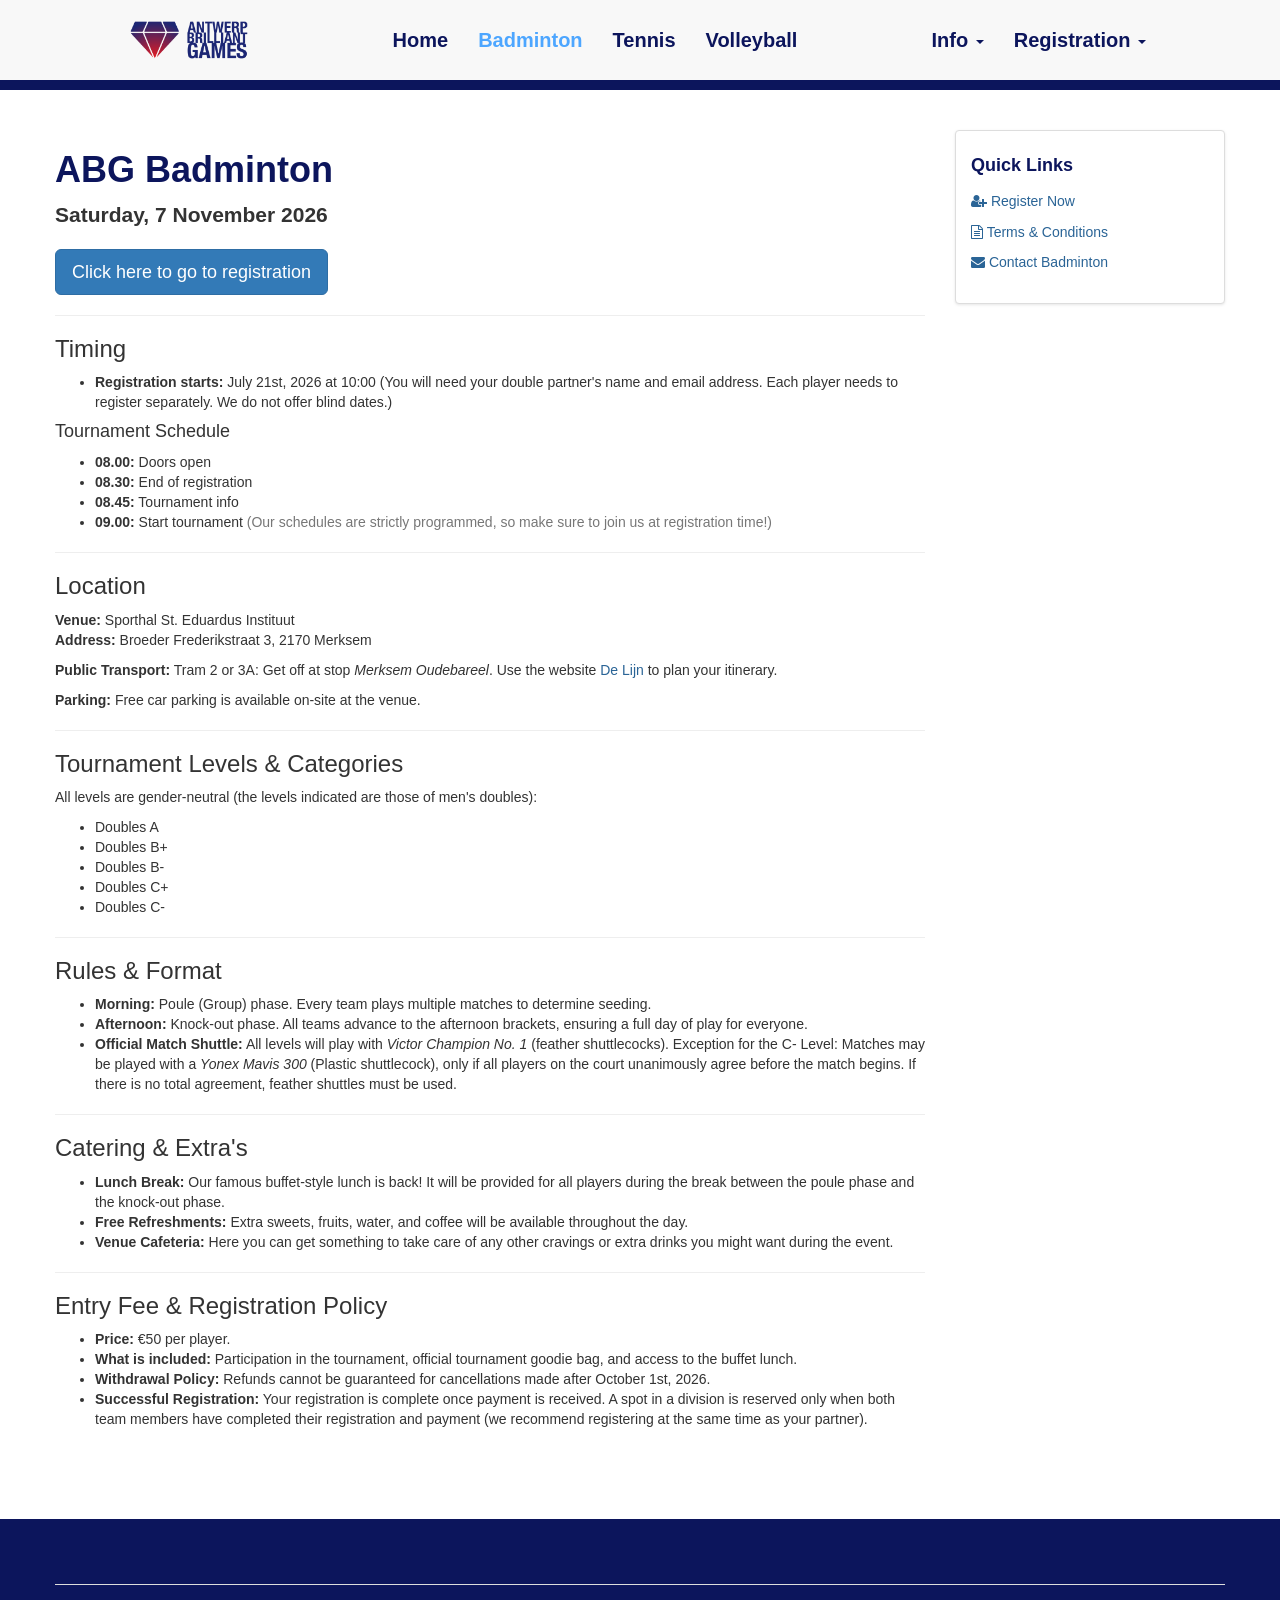
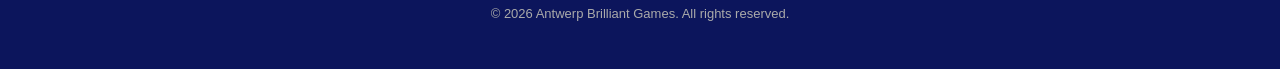
<file: html/badminton.html>
<!doctype html>
<html lang="en">
  <head>
    <meta charset="UTF-8" />
    <meta
      name="viewport"
      content="width=device-width, initial-scale=1.0, maximum-scale=1.0, user-scalable=no"
    />
    <title>Badminton - Antwerp Brilliant Games 2026</title>
    <meta
      name="description"
      content="Discover everything about the ABG 2026 Badminton tournament: timing, location, levels, rules, and registration details."
    />
    <link
      href="https://cdnjs.cloudflare.com/ajax/libs/twitter-bootstrap/3.4.1/css/bootstrap.min.css"
      rel="stylesheet"
    />
    <link
      href="https://cdnjs.cloudflare.com/ajax/libs/font-awesome/4.7.0/css/font-awesome.min.css"
      rel="stylesheet"
    />
    <link href="../css/style.css" rel="stylesheet" />
    <link href="../css/sport.css" rel="stylesheet" />
    <link href="../css/badminton.css" rel="stylesheet" />
  </head>
  <body>
    <!-- Navbar -->
    <nav class="navbar navbar-default navbar-fixed-top">
      <div
        class="container"
        style="
          display: flex;
          align-items: center;
          justify-content: space-between;
          width: 100%;
        "
      >
        <!-- 1. Logo Links -->
        <div class="navbar-header" style="float: none">
          <a class="navbar-brand" style="padding: 5px 15px; height: auto">
            <img src="../ABG_logo_balk.png" alt="Antwerp Brilliant Games" />
          </a>
        </div>

        <!-- 2. Sporten in het midden (Home, Badminton, Tennis, Volleyball) -->
        <ul
          class="nav navbar-nav"
          style="float: none; margin: 0; display: flex"
        >
          <li><a href="../index.html">Home</a></li>
          <li class="active"><a href="badminton.html">Badminton</a></li>
          <li><a href="tennis.html">Tennis</a></li>
          <li><a href="volleybal.html">Volleyball</a></li>
        </ul>

        <!-- 3. Rest Rechts (Info & Registration dropdowns) -->
        <ul
          class="nav navbar-nav navbar-right"
          style="float: none; margin: 0; display: flex"
        >
          <li class="dropdown">
            <a href="#" class="dropdown-toggle" data-toggle="dropdown"
              >Info <span class="caret"></span
            ></a>
            <ul class="dropdown-menu">
              <li><a href="./info/tourist-info.html">Visitor info</a></li>
              <li><a href="./info/party.html">Party</a></li>
              <li><a href="./info/contact.html">Contact</a></li>
            </ul>
          </li>
          <li class="dropdown">
            <a href="#" class="dropdown-toggle" data-toggle="dropdown"
              >Registration <span class="caret"></span
            ></a>
            <ul class="dropdown-menu">
              <li><a href="login.html">Login</a></li>
              <li>
                <a href="create-registration-account.html"
                  >Create Registration Account</a
                >
              </li>
              <li>
                <a href="terms-and-conditions.html">Terms-and-Conditions</a>
              </li>
            </ul>
          </li>
        </ul>
      </div>
    </nav>

    <div style="margin-top: 90px"></div>

    <!-- Main Content -->
    <div class="container content-block" style="padding: 40px 0">
      <div class="row">
        <div class="col-md-9">
          <h1>ABG Badminton</h1>
          <p class="lead"><strong>Saturday, 7 November 2026</strong></p>

          <div style="margin: 20px 0">
            <a
              href="create-registration-account.html"
              class="btn btn-primary btn-lg"
              >Click here to go to registration</a
            >
          </div>

          <hr />

          <h3>Timing</h3>
          <ul>
            <li>
              <strong>Registration starts:</strong> July 21st, 2026 at 10:00
              (You will need your double partner's name and email address. Each
              player needs to register separately. We do not offer blind dates.)
            </li>
          </ul>

          <h4>Tournament Schedule</h4>
          <ul>
            <li><strong>08.00:</strong> Doors open</li>
            <li><strong>08.30:</strong> End of registration</li>
            <li><strong>08.45:</strong> Tournament info</li>
            <li>
              <strong>09.00:</strong> Start tournament
              <span class="text-muted"
                >(Our schedules are strictly programmed, so make sure to join us
                at registration time!)</span
              >
            </li>
          </ul>

          <hr />

          <h3>Location</h3>
          <p>
            <strong>Venue:</strong> Sporthal St. Eduardus Instituut<br />
            <strong>Address:</strong> Broeder Frederikstraat 3, 2170 Merksem
          </p>
          <p>
            <strong>Public Transport:</strong> Tram 2 or 3A: Get off at stop
            <em>Merksem Oudebareel</em>. Use the website
            <a href="https://www.delijn.be/" target="_blank" rel="noopener"
              >De Lijn</a
            >
            to plan your itinerary.
          </p>
          <p>
            <strong>Parking:</strong> Free car parking is available on-site at
            the venue.
          </p>

          <hr />

          <h3>Tournament Levels & Categories</h3>
          <p>
            All levels are gender-neutral (the levels indicated are those of
            men's doubles):
          </p>
          <ul>
            <li>Doubles A</li>
            <li>Doubles B+</li>
            <li>Doubles B-</li>
            <li>Doubles C+</li>
            <li>Doubles C-</li>
          </ul>

          <hr />

          <h3>Rules & Format</h3>
          <ul>
            <li>
              <strong>Morning:</strong> Poule (Group) phase. Every team plays
              multiple matches to determine seeding.
            </li>
            <li>
              <strong>Afternoon:</strong> Knock-out phase. All teams advance to
              the afternoon brackets, ensuring a full day of play for everyone.
            </li>
            <li>
              <strong>Official Match Shuttle:</strong> All levels will play with
              <em>Victor Champion No. 1</em> (feather shuttlecocks). Exception
              for the C- Level: Matches may be played with a
              <em>Yonex Mavis 300</em> (Plastic shuttlecock), only if all
              players on the court unanimously agree before the match begins. If
              there is no total agreement, feather shuttles must be used.
            </li>
          </ul>

          <hr />

          <h3>Catering & Extra's</h3>
          <ul>
            <li>
              <strong>Lunch Break:</strong> Our famous buffet-style lunch is
              back! It will be provided for all players during the break between
              the poule phase and the knock-out phase.
            </li>
            <li>
              <strong>Free Refreshments:</strong> Extra sweets, fruits, water,
              and coffee will be available throughout the day.
            </li>
            <li>
              <strong>Venue Cafeteria:</strong> Here you can get something to
              take care of any other cravings or extra drinks you might want
              during the event.
            </li>
          </ul>

          <hr />

          <h3>Entry Fee & Registration Policy</h3>
          <ul>
            <li><strong>Price:</strong> €50 per player.</li>
            <li>
              <strong>What is included:</strong> Participation in the
              tournament, official tournament goodie bag, and access to the
              buffet lunch.
            </li>
            <li>
              <strong>Withdrawal Policy:</strong> Refunds cannot be guaranteed
              for cancellations made after October 1st, 2026.
            </li>
            <li>
              <strong>Successful Registration:</strong> Your registration is
              complete once payment is received. A spot in a division is
              reserved only when both team members have completed their
              registration and payment (we recommend registering at the same
              time as your partner).
            </li>
          </ul>
        </div>

        <!-- Sidebar -->
        <div class="col-md-3">
          <div class="panel panel-default" style="padding: 15px">
            <h4>Quick Links</h4>
            <ul class="list-unstyled" style="line-height: 2.2">
              <li>
                <a href="create-registration-account.html"
                  ><i class="fa fa-user-plus"></i> Register Now</a
                >
              </li>
              <li>
                <a href="terms-and-conditions.html"
                  ><i class="fa fa-file-text-o"></i> Terms & Conditions</a
                >
              </li>
              <li>
                <a href="contact.html"
                  ><i class="fa fa-envelope"></i> Contact Badminton</a
                >
              </li>
            </ul>
          </div>
        </div>
      </div>
    </div>

    <!-- Footer -->
    <footer>
      <div
        class="container text-center"
        style="padding: 20px 0; border-top: 1px solid #ddd; margin-top: 40px"
      >
        <p>&copy; 2026 Antwerp Brilliant Games. All rights reserved.</p>
      </div>
    </footer>

    <script src="https://cdnjs.cloudflare.com/ajax/libs/jquery/3.6.0/jquery.min.js"></script>
    <script src="https://cdnjs.cloudflare.com/ajax/libs/twitter-bootstrap/3.4.1/js/bootstrap.min.js"></script>
  </body>
</html>
</file>
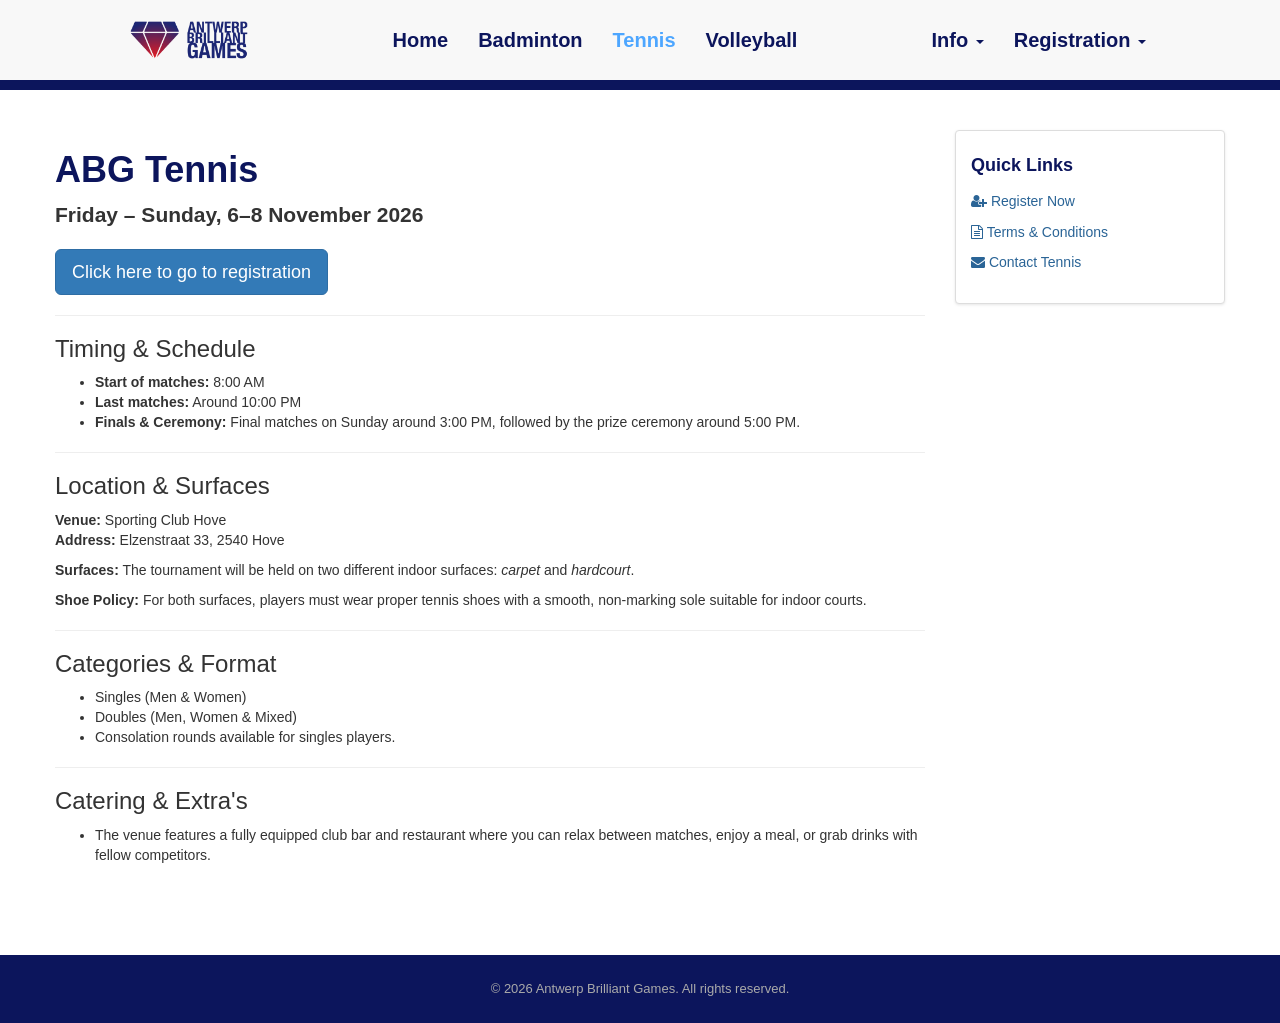
<file: html/tennis.html>
<!doctype html>
<html lang="en">
  <head>
    <meta charset="UTF-8" />
    <meta
      name="viewport"
      content="width=device-width, initial-scale=1.0, maximum-scale=1.0, user-scalable=no"
    />
    <title>Tennis - Antwerp Brilliant Games 2026</title>
    <meta
      name="description"
      content="Discover everything about the ABG 2026 Tennis tournament: timing, location, surfaces, levels, and registration details."
    />
    <link
      href="https://cdnjs.cloudflare.com/ajax/libs/twitter-bootstrap/3.4.1/css/bootstrap.min.css"
      rel="stylesheet"
    />
    <link
      href="https://cdnjs.cloudflare.com/ajax/libs/font-awesome/4.7.0/css/font-awesome.min.css"
      rel="stylesheet"
    />
    <link href="../css/style.css" rel="stylesheet" />
    <link href="../css/sport.css" rel="stylesheet" />
    <link href="../css/tennis.css" rel="stylesheet" />
  </head>
  <body>
    <!-- Navbar -->
    <nav class="navbar navbar-default navbar-fixed-top">
      <div
        class="container"
        style="
          display: flex;
          align-items: center;
          justify-content: space-between;
          width: 100%;
        "
      >
        <!-- 1. Logo Links -->
        <div class="navbar-header" style="float: none">
          <a class="navbar-brand" style="padding: 5px 15px; height: auto">
            <img src="../ABG_logo_balk.png" alt="Antwerp Brilliant Games" />
          </a>
        </div>

        <!-- 2. Sporten in het midden (Tennis is actief) -->
        <ul
          class="nav navbar-nav"
          style="float: none; margin: 0; display: flex"
        >
          <li><a href="../index.html">Home</a></li>
          <li><a href="badminton.html">Badminton</a></li>
          <li class="active"><a href="tennis.html">Tennis</a></li>
          <li><a href="volleybal.html">Volleyball</a></li>
        </ul>

        <!-- 3. Rest Rechts (Info & Registration dropdowns) -->
        <ul
          class="nav navbar-nav navbar-right"
          style="float: none; margin: 0; display: flex"
        >
          <li class="dropdown">
            <a href="#" class="dropdown-toggle" data-toggle="dropdown"
              >Info <span class="caret"></span
            ></a>
            <ul class="dropdown-menu">
              <li><a href="./info/tourist-info.html">Visitor info</a></li>
              <li><a href="./info/party.html">Party</a></li>
              <li><a href="./info/contact.html">Contact</a></li>
            </ul>
          </li>
          <li class="dropdown">
            <a href="#" class="dropdown-toggle" data-toggle="dropdown"
              >Registration <span class="caret"></span
            ></a>
            <ul class="dropdown-menu">
              <li><a href="login.html">Login</a></li>
              <li>
                <a href="create-registration-account.html"
                  >Create Registration Account</a
                >
              </li>
              <li>
                <a href="terms-and-conditions.html">Terms-and-Conditions</a>
              </li>
            </ul>
          </li>
        </ul>
      </div>
    </nav>

    <!-- Main Content / Spacer voor fixed navbar -->
    <div style="margin-top: 90px"></div>

    <div class="container content-block" style="padding: 40px 0">
      <div class="row">
        <div class="col-md-9">
          <h1>ABG Tennis</h1>
          <p class="lead">
            <strong>Friday – Sunday, 6–8 November 2026</strong>
          </p>

          <div style="margin: 20px 0">
            <a
              href="create-registration-account.html"
              class="btn btn-primary btn-lg"
              >Click here to go to registration</a
            >
          </div>

          <hr />

          <h3>Timing & Schedule</h3>
          <ul>
            <li><strong>Start of matches:</strong> 8:00 AM</li>
            <li><strong>Last matches:</strong> Around 10:00 PM</li>
            <li>
              <strong>Finals & Ceremony:</strong> Final matches on Sunday around
              3:00 PM, followed by the prize ceremony around 5:00 PM.
            </li>
          </ul>

          <hr />

          <h3>Location & Surfaces</h3>
          <p>
            <strong>Venue:</strong> Sporting Club Hove <br />
            <strong>Address:</strong> Elzenstraat 33, 2540 Hove
          </p>
          <p>
            <strong>Surfaces:</strong> The tournament will be held on two
            different indoor surfaces: <em>carpet</em> and <em>hardcourt</em>.
          </p>
          <p>
            <strong>Shoe Policy:</strong> For both surfaces, players must wear
            proper tennis shoes with a smooth, non-marking sole suitable for
            indoor courts.
          </p>

          <hr />

          <h3>Categories & Format</h3>
          <ul>
            <li>Singles (Men & Women)</li>
            <li>Doubles (Men, Women & Mixed)</li>
            <li>Consolation rounds available for singles players.</li>
          </ul>

          <hr />

          <h3>Catering & Extra's</h3>
          <ul>
            <li>
              The venue features a fully equipped club bar and restaurant where
              you can relax between matches, enjoy a meal, or grab drinks with
              fellow competitors.
            </li>
          </ul>
        </div>

        <!-- Sidebar -->
        <div class="col-md-3">
          <div class="panel panel-default" style="padding: 15px">
            <h4>Quick Links</h4>
            <ul class="list-unstyled" style="line-height: 2.2">
              <li>
                <a href="create-registration-account.html"
                  ><i class="fa fa-user-plus"></i> Register Now</a
                >
              </li>
              <li>
                <a href="terms-and-conditions.html"
                  ><i class="fa fa-file-text-o"></i> Terms & Conditions</a
                >
              </li>
              <li>
                <a href="contact.html"
                  ><i class="fa fa-envelope"></i> Contact Tennis</a
                >
              </li>
            </ul>
          </div>
        </div>
      </div>
    </div>

    <!-- Footer -->
    <footer>
      <div class="container text-center">
        <p>&copy; 2026 Antwerp Brilliant Games. All rights reserved.</p>
      </div>
    </footer>

    <script src="https://cdnjs.cloudflare.com/ajax/libs/jquery/3.6.0/jquery.min.js"></script>
    <script src="https://cdnjs.cloudflare.com/ajax/libs/twitter-bootstrap/3.4.1/js/bootstrap.min.js"></script>
  </body>
</html>
</file>
<file: css/style.css>
/* --- ALGEMEEN --- */
body {
  font-family: "Helvetica Neue", Helvetica, Arial, sans-serif;
  color: #333;
}

a {
  color: #2a6496;
}

/* --- NAVBAR STIJLEN --- */
.navbar {
  margin-bottom: 0;
  border-radius: 0;
  height: 90px;
  color: #0c155c;
  font-size: 20px;
  border-bottom: 10px solid #0c155c;
}

.navbar .container {
  display: flex;
  align-items: center;
  justify-content: space-between;
  width: 100%;
  height: 100%;
}

.navbar-collapse {
  align-content: center;
  margin-top: 0;
}

.navbar-brand {
  padding: 15px 0;
  height: auto;
}

.navbar-brand img {
  height: 60px;
}

/* Navbar links: standaard wit en bold */
.navbar-default .navbar-nav > li > a {
  color: #0c155c !important;
  font-weight: bold !important;
  transition: color 0.2s ease;
}

/* Tekstkleur verandert naar lichterblauw bij hover/focus of actieve pagina */
.navbar-default .navbar-nav > li > a:hover,
.navbar-default .navbar-nav > li > a:focus,
.navbar-default .navbar-nav > .active > a,
.navbar-default .navbar-nav > .active > a:hover,
.navbar-default .navbar-nav > .active > a:focus {
  background-color: transparent !important;
  color: #4da6ff !important; /* Lichterblauw voor actieve/hover tekst */
}

/* Dropdown menu's behouden donkere leesbare tekst */
.navbar-default .dropdown-menu > li > a {
  color: #333333 !important;
  font-weight: normal !important;
  font-size: 16px;
}

.navbar-default .dropdown-menu > li > a:hover {
  color: #ffffff !important;
  background-color: #0c155c !important;
}

/* --- ALGEMENE CONTENT LAYOUT --- */
.content-block {
  padding: 30px 0;
}

.content-block img.banner {
  width: 100%;
  height: auto;
  margin: 20px 0;
}

/* --- FOOTER --- */
footer {
  background: #0c155c;
  color: #aaa;
  padding: 25px 0;
  margin-top: 40px;
  font-size: 13px;
}

footer a {
  color: #ccc;
}

/* --- FOOTER STYLING --- */
footer {
  background: #0c155c;
  color: #aaa;
  padding: 25px 0 15px;
  margin-top: 40px;
  font-size: 13px;
  position: relative;
}

footer a {
  color: #ccc;
}

.social-section {
  padding: 20px 0;
  background: #0c155c;
}

.social-section h2 {
  color: #fff;
  font-size: 18px;
  margin-bottom: 15px;
}

.social-icons {
  list-style: none;
  padding: 0;
  margin: 0;
  display: inline-flex;
  gap: 30px;
  align-items: center;
  justify-content: center;
}

.social-icons li a {
  color: #ccc;
  text-decoration: none;
  display: flex;
  flex-direction: column;
  align-items: center;
  gap: 8px;
}

.social-icons li a img {
  height: 32px;
  width: auto;
}

.social-icons li a span {
  font-size: 12px;
}

.footer-bottom {
  padding-top: 15px;
  border-top: 1px solid rgba(255, 255, 255, 0.1);
  margin-top: 15px;
}

.cookie-icon {
  position: center;
}
/* --- MEDIA QUERIES --- */
@media (max-width: 767px) {
  .navbar .container {
    flex-direction: column;
    height: auto;
  }
}
</file>
<file: css/sport.css>
/* --- SPORT PAGES STYLES (Badminton, Tennis, Volleyball) --- */
.content-block h1 {
  font-weight: 700;
  color: #0c155c;
}

.content-block .lead {
  font-weight: 500;
}

.panel {
  border-radius: 4px;
  box-shadow: 0 1px 3px rgba(0, 0, 0, 0.1);
}

.panel h4 {
  color: #0c155c;
  font-weight: bold;
}
</file>
<file: css/badminton.css>
/* --- BADMINTON PAGE STYLES --- */
.content-block h1 {
  font-weight: 700;
  color: #0c155c;
}

.content-block .lead {
  font-weight: 500;
}

/* Eventuele unieke stijlen specifiek voor de badminton-pagina */
.badminton-highlight {
  background-color: #f0f4f8;
  padding: 15px;
  border-left: 4px solid #0c155c;
  margin: 15px 0;
}
</file>
<file: css/tennis.css>
/* --- TENNIS PAGE STYLES --- */
.content-block h1 {
  font-weight: 700;
  color: #0c155c;
}

.content-block .lead {
  font-weight: 500;
}

/* Eventuele unieke stijlen specifiek voor de tennis-pagina */
.tennis-highlight {
  background-color: #f9f9f9;
  padding: 15px;
  border-left: 4px solid #4da6ff;
  margin: 15px 0;
}
</file>
